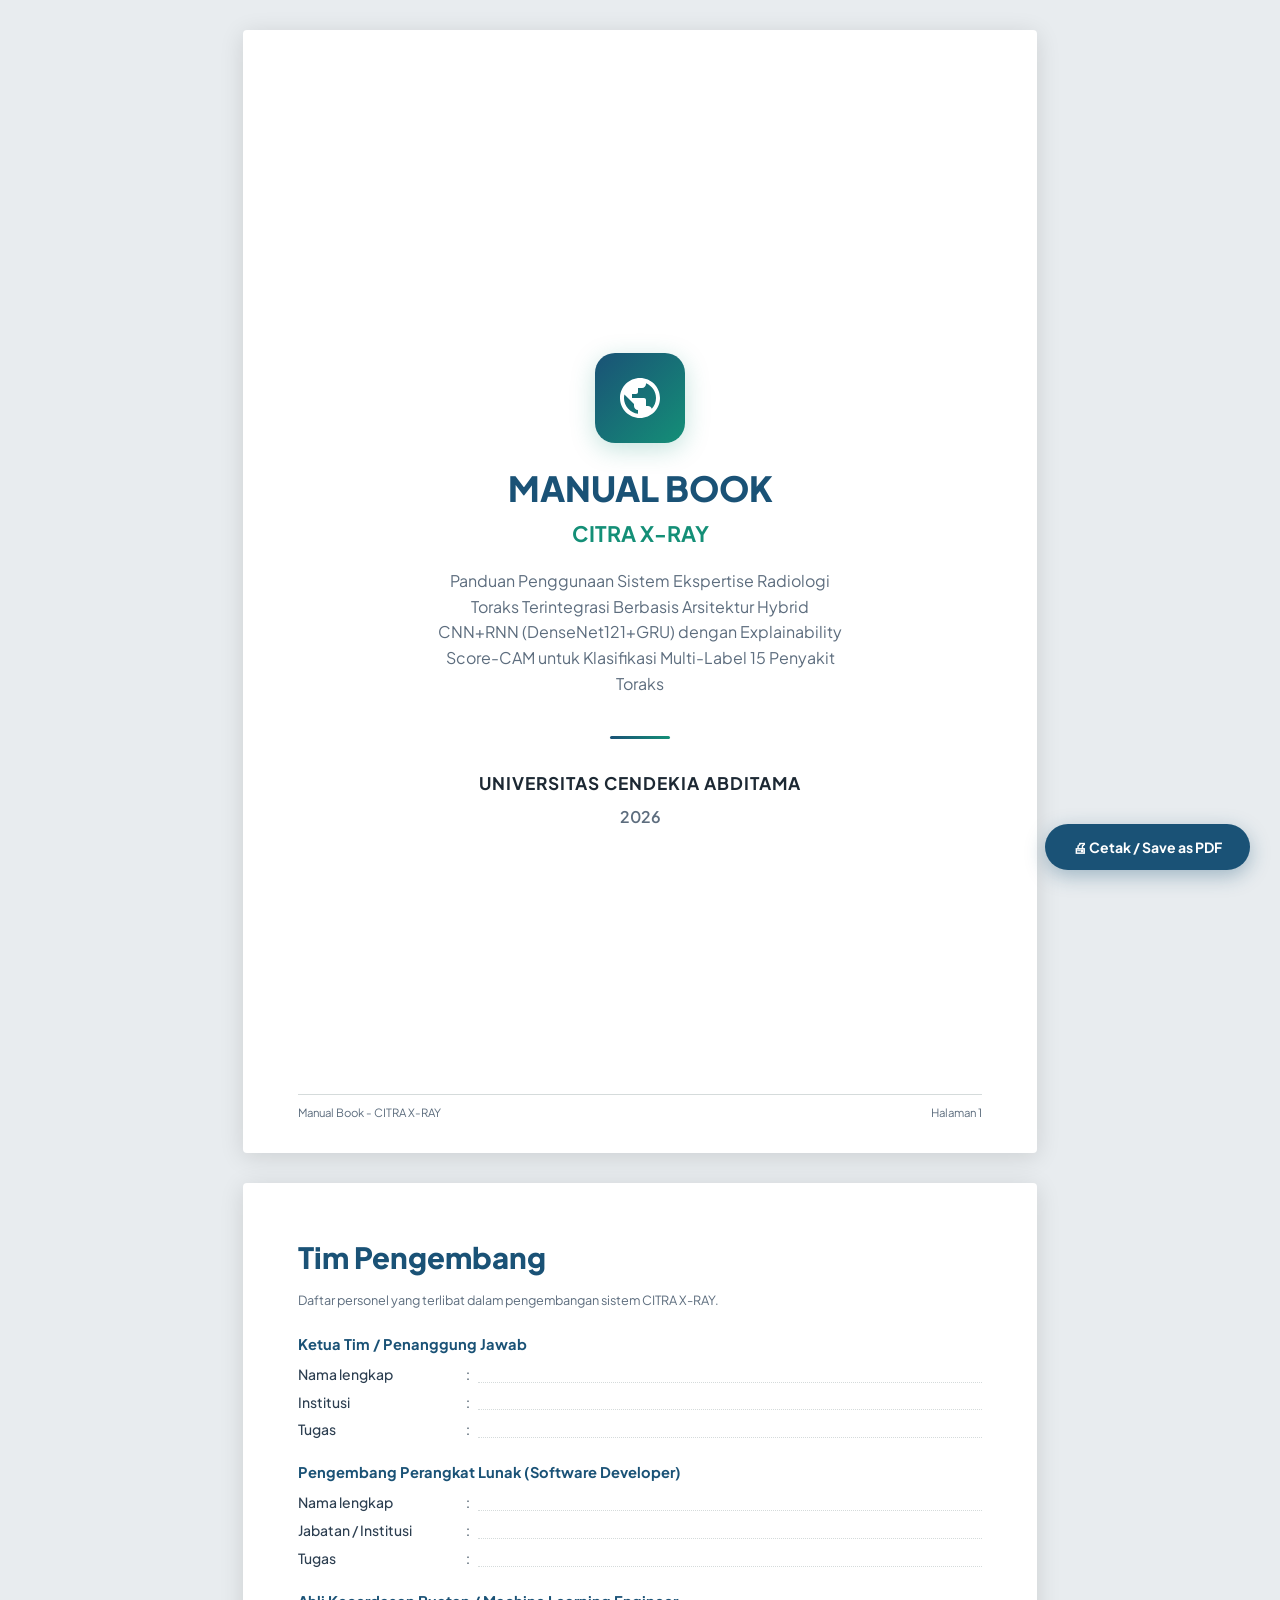
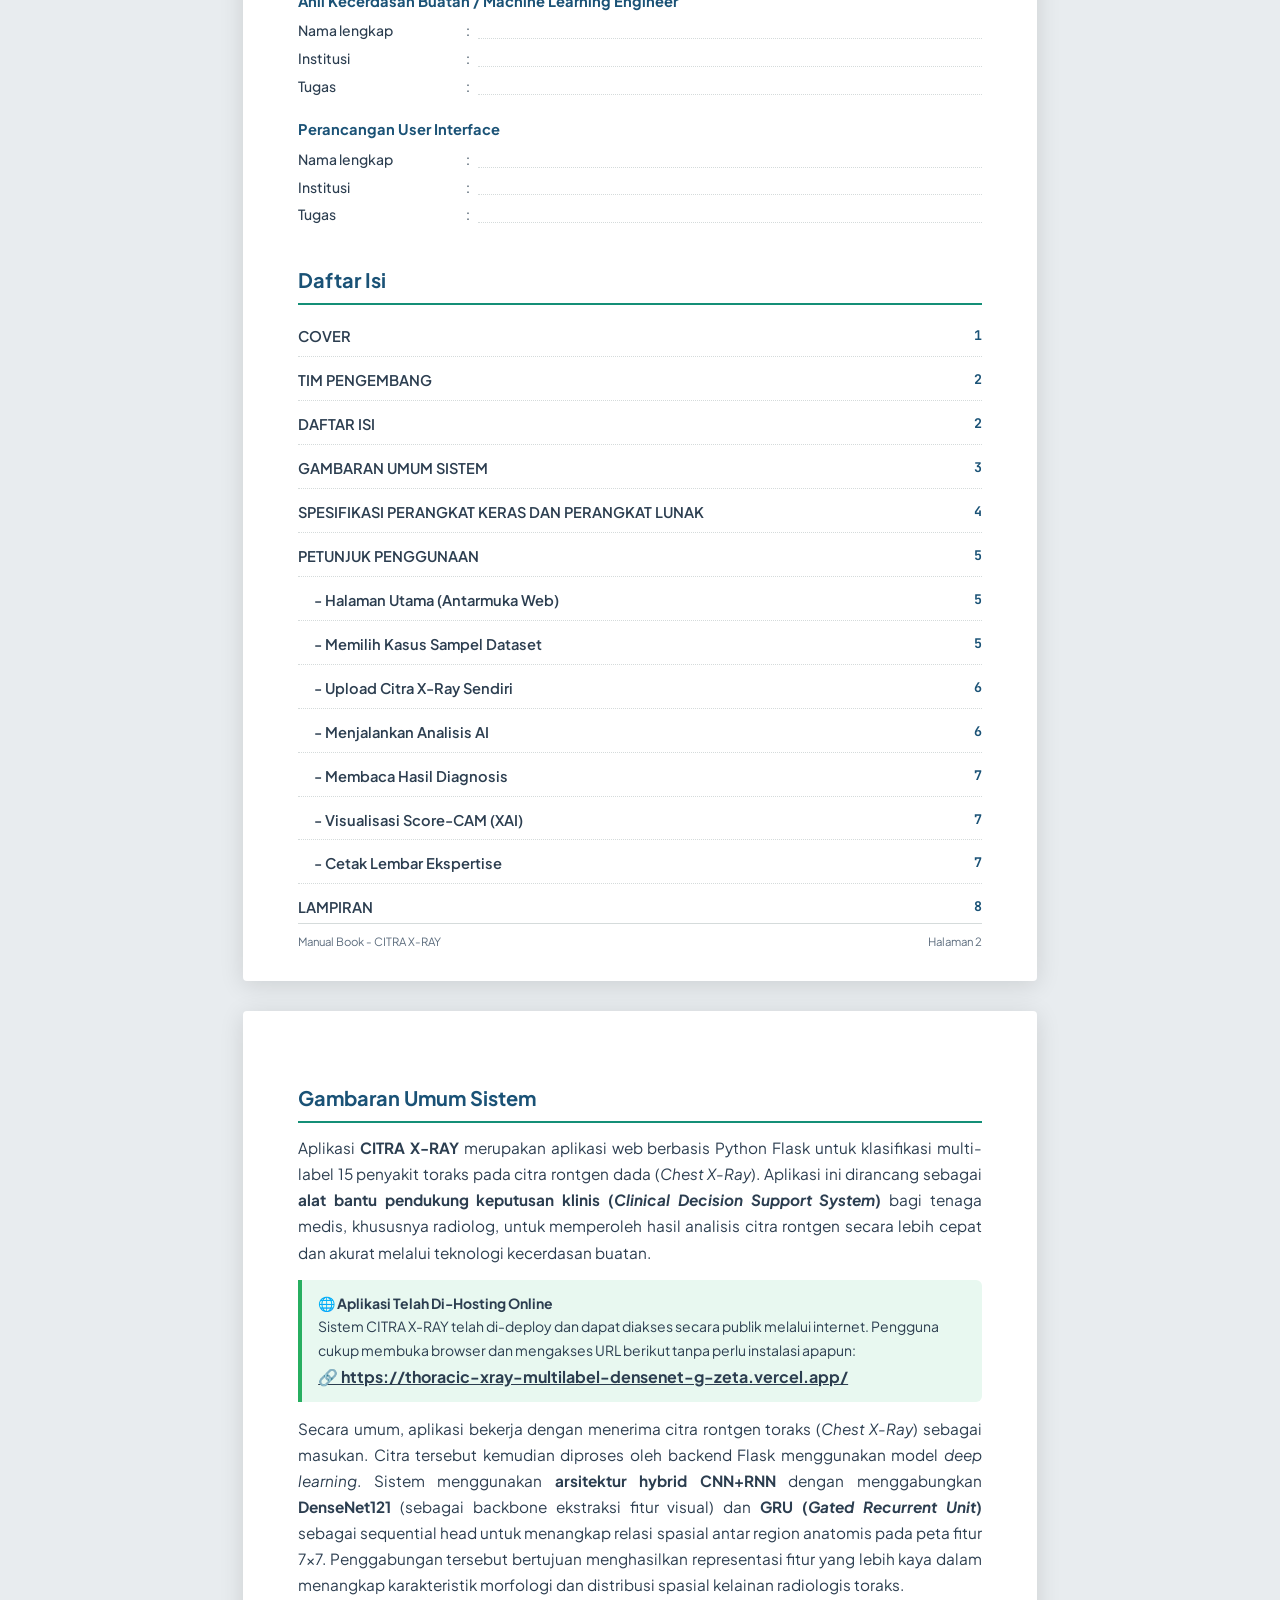
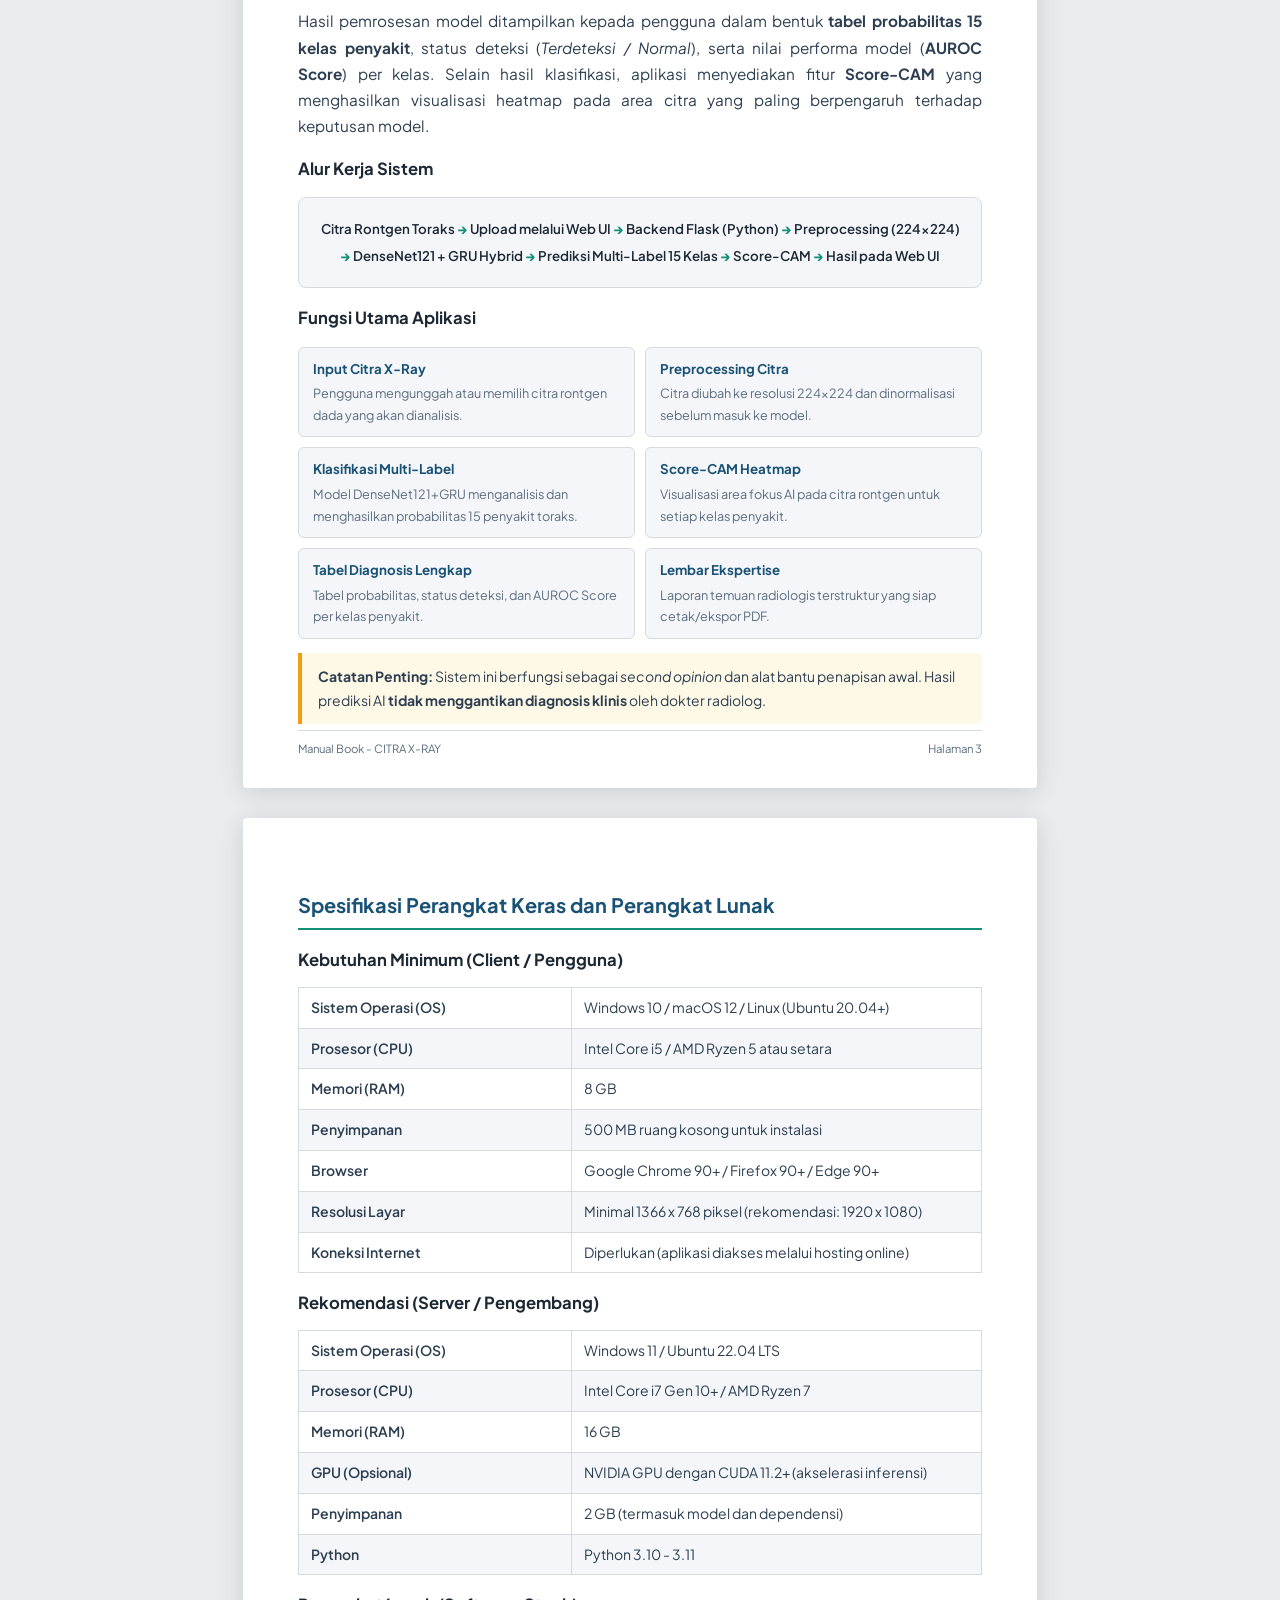
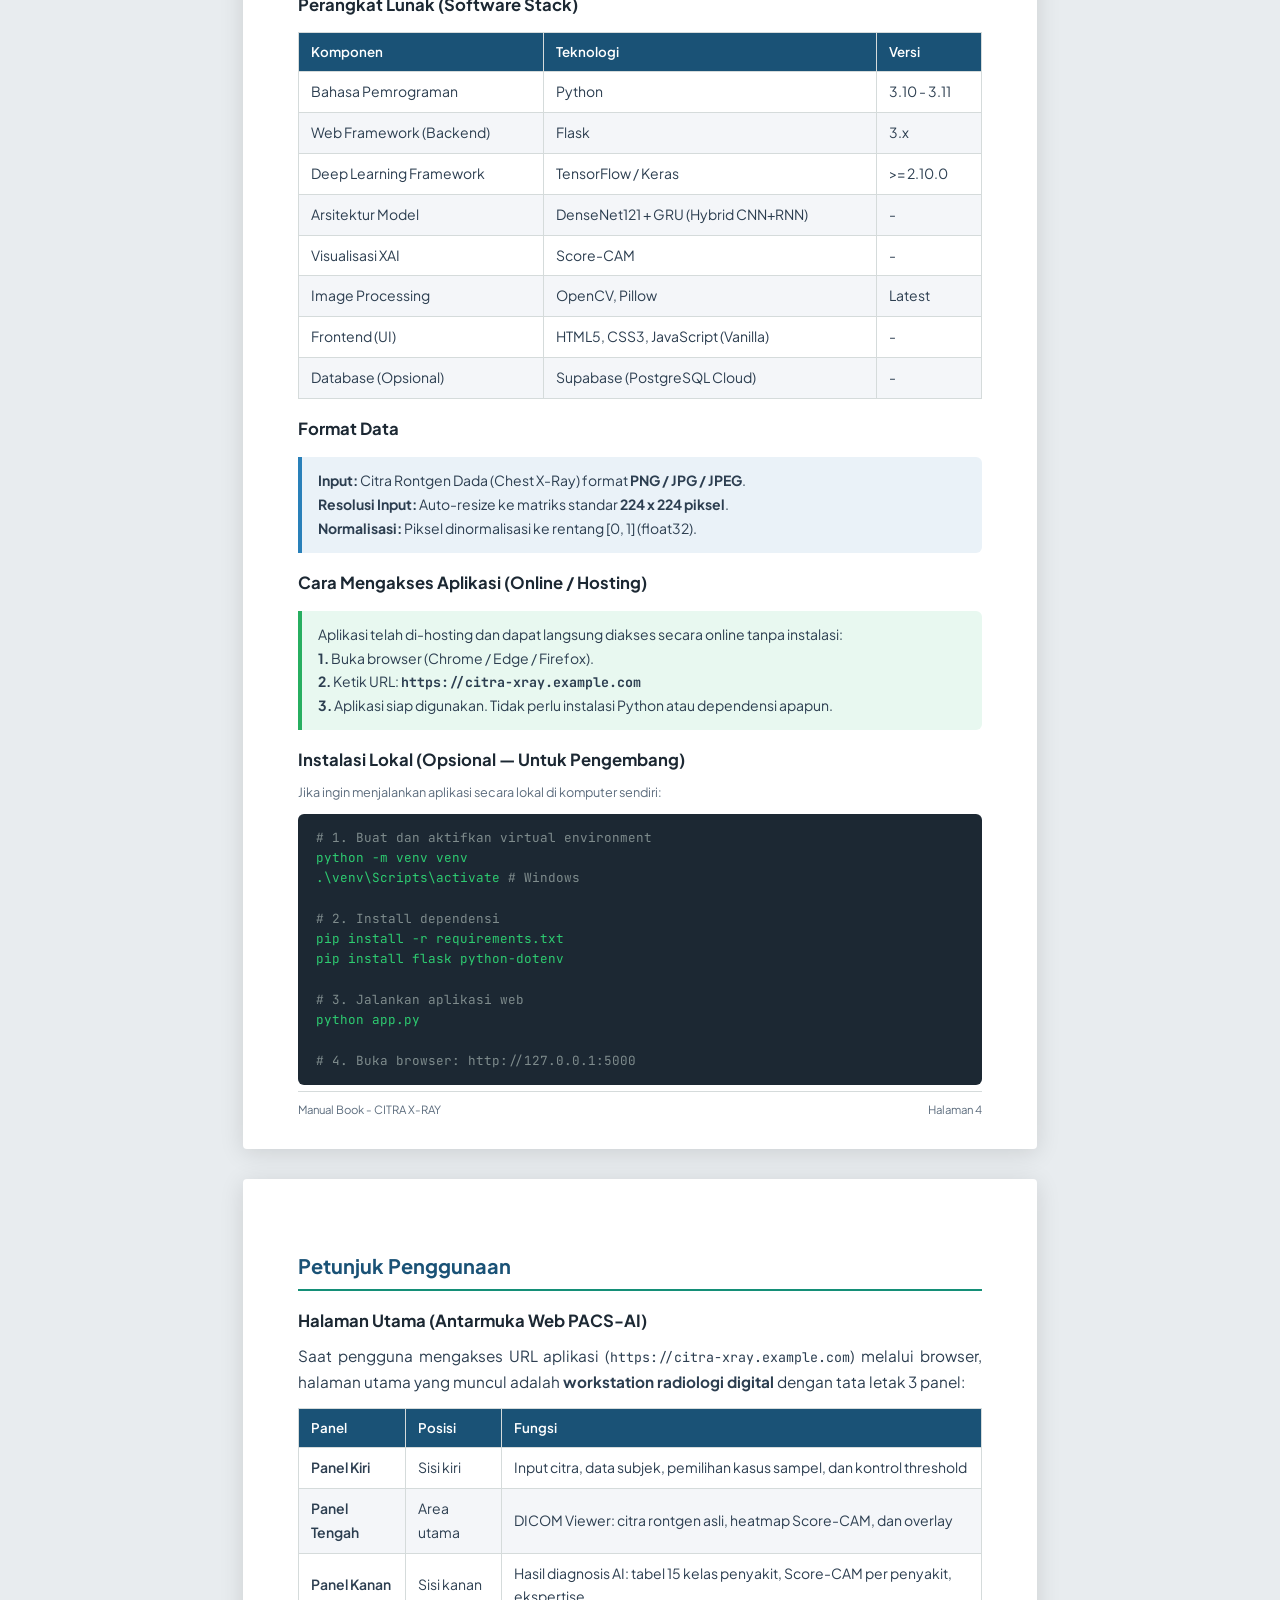
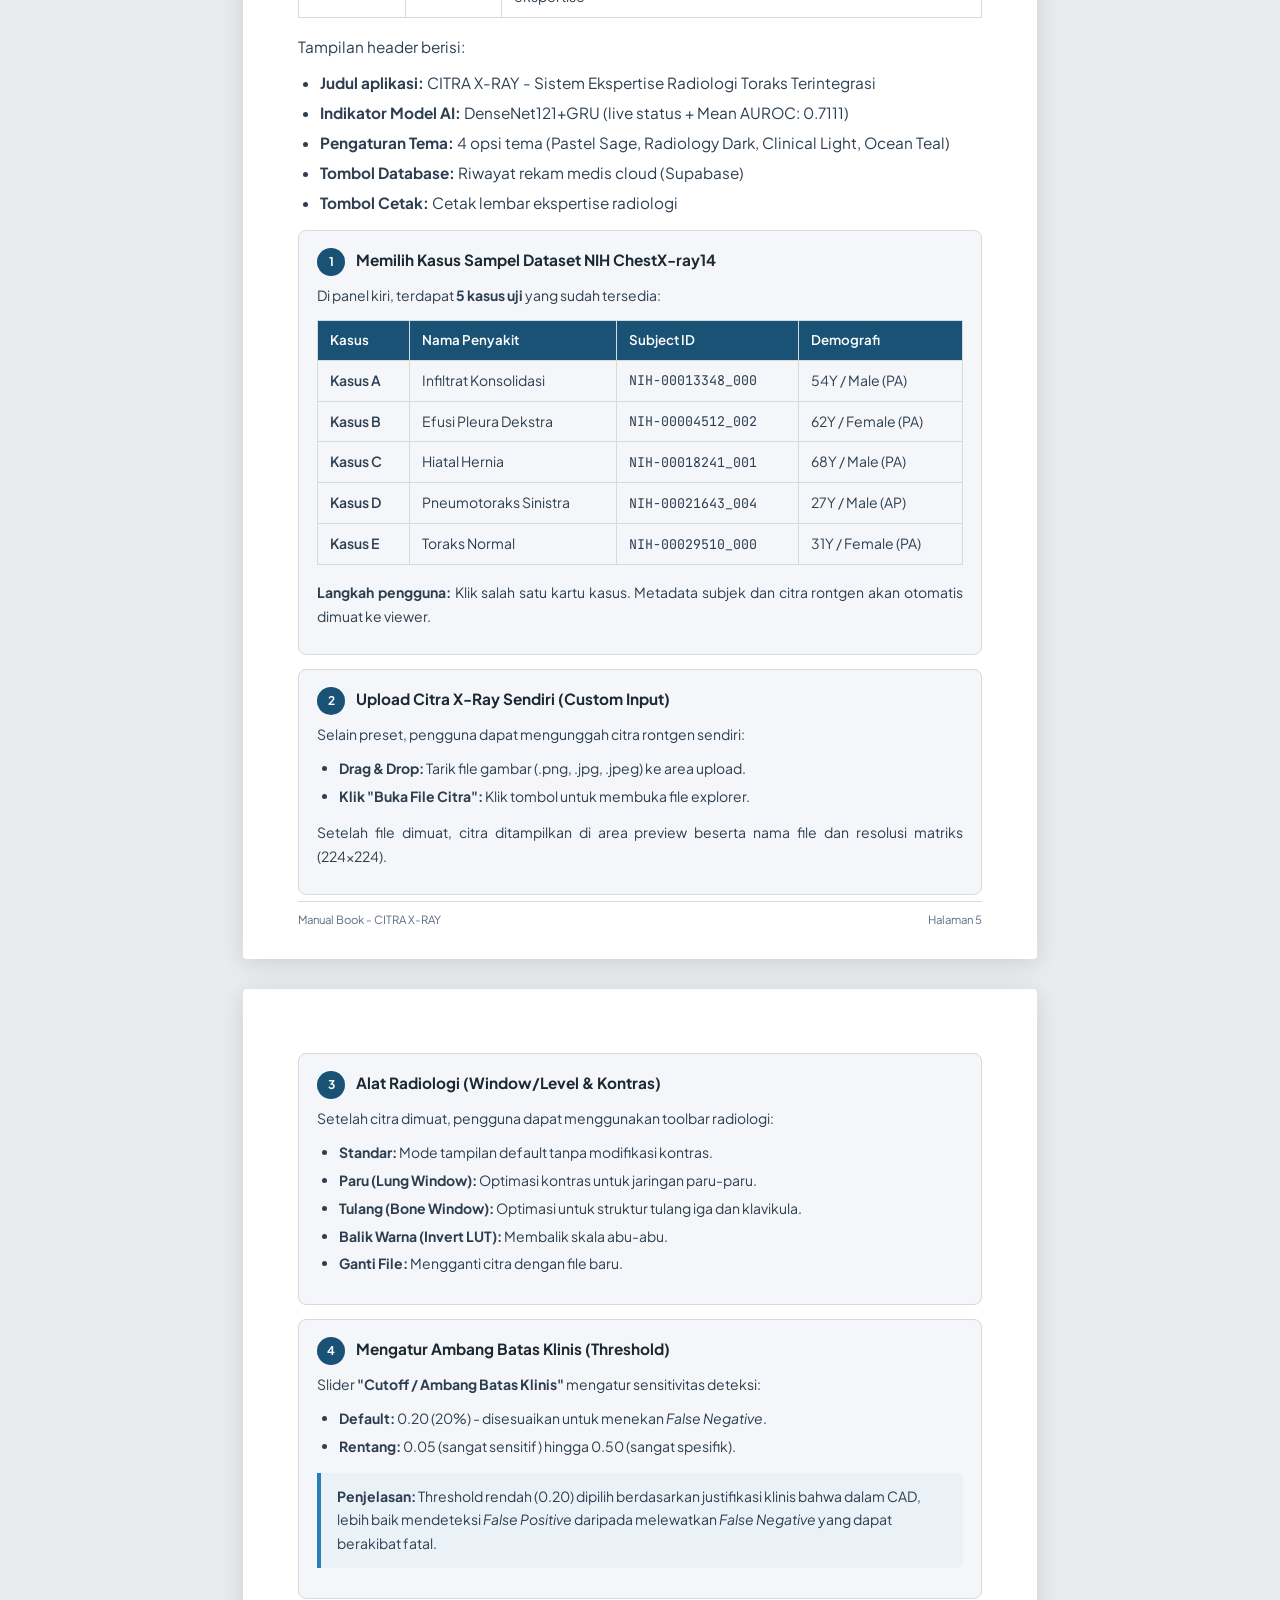
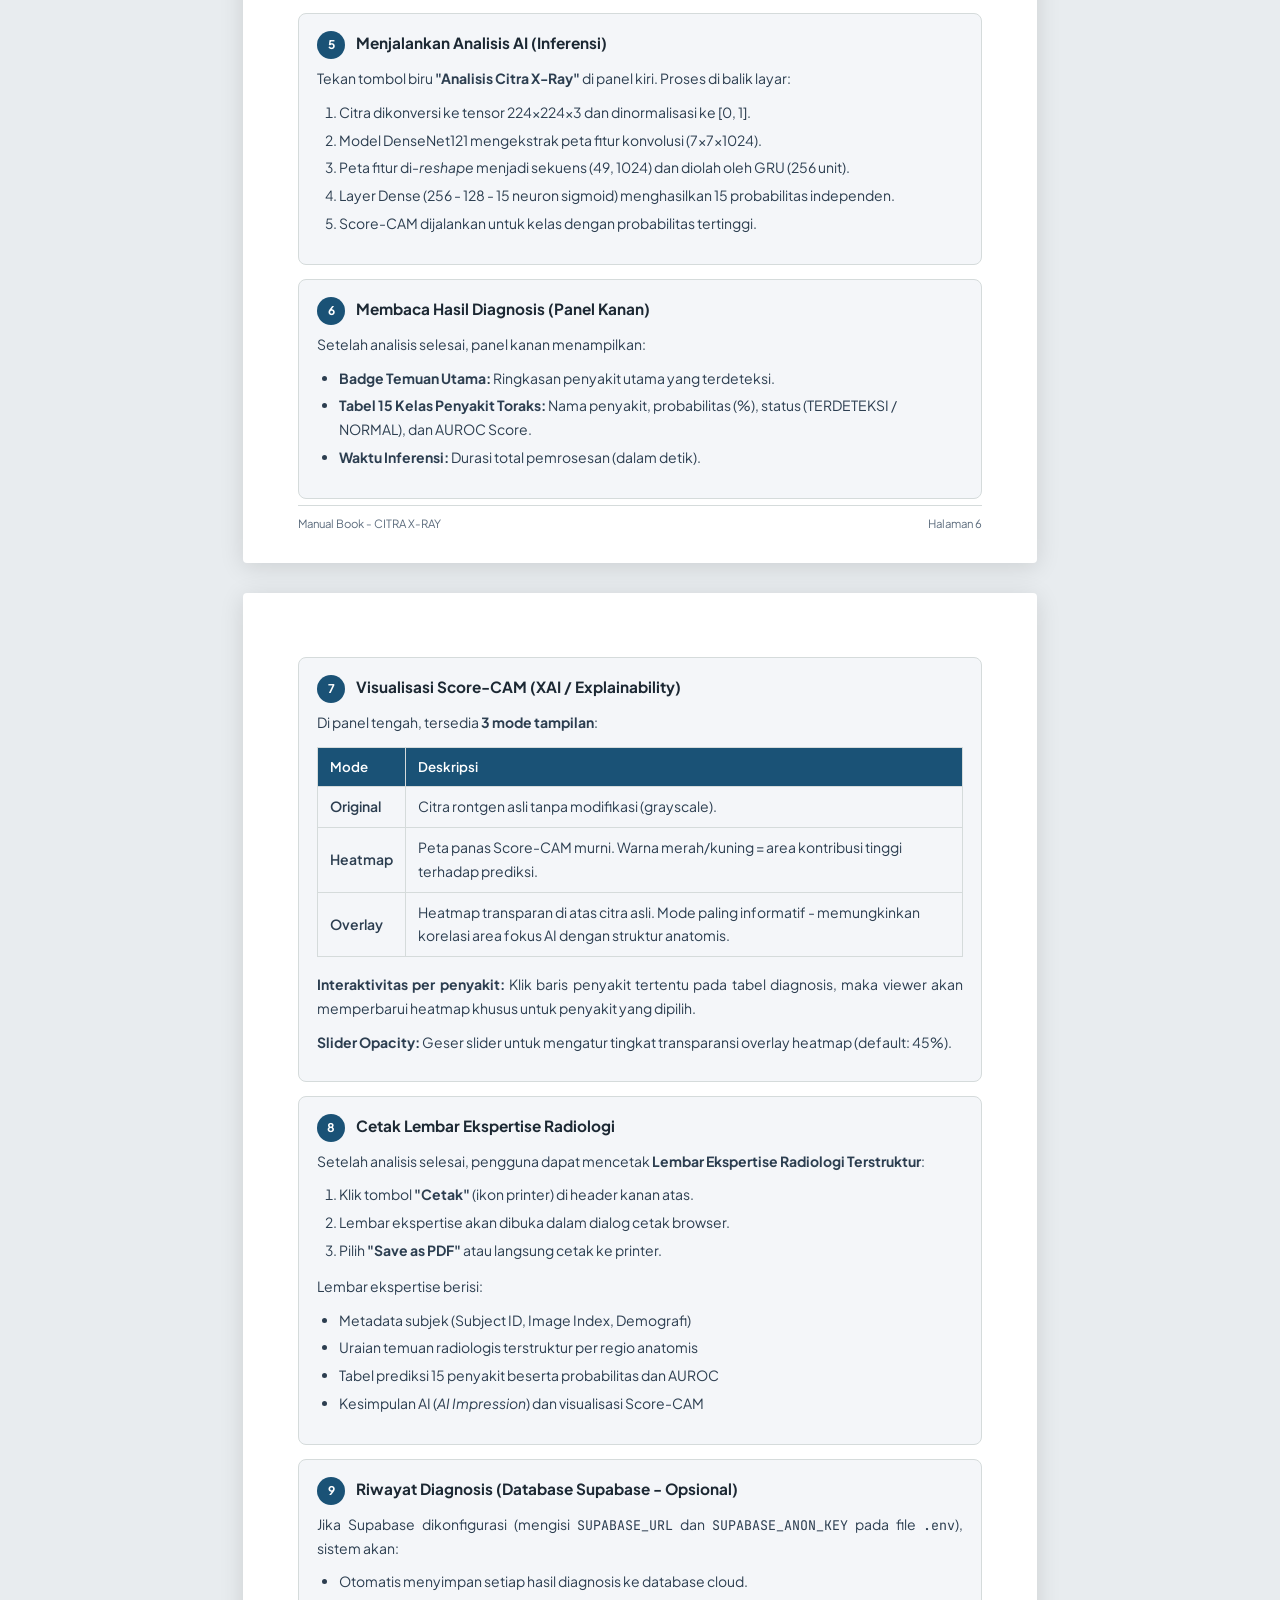
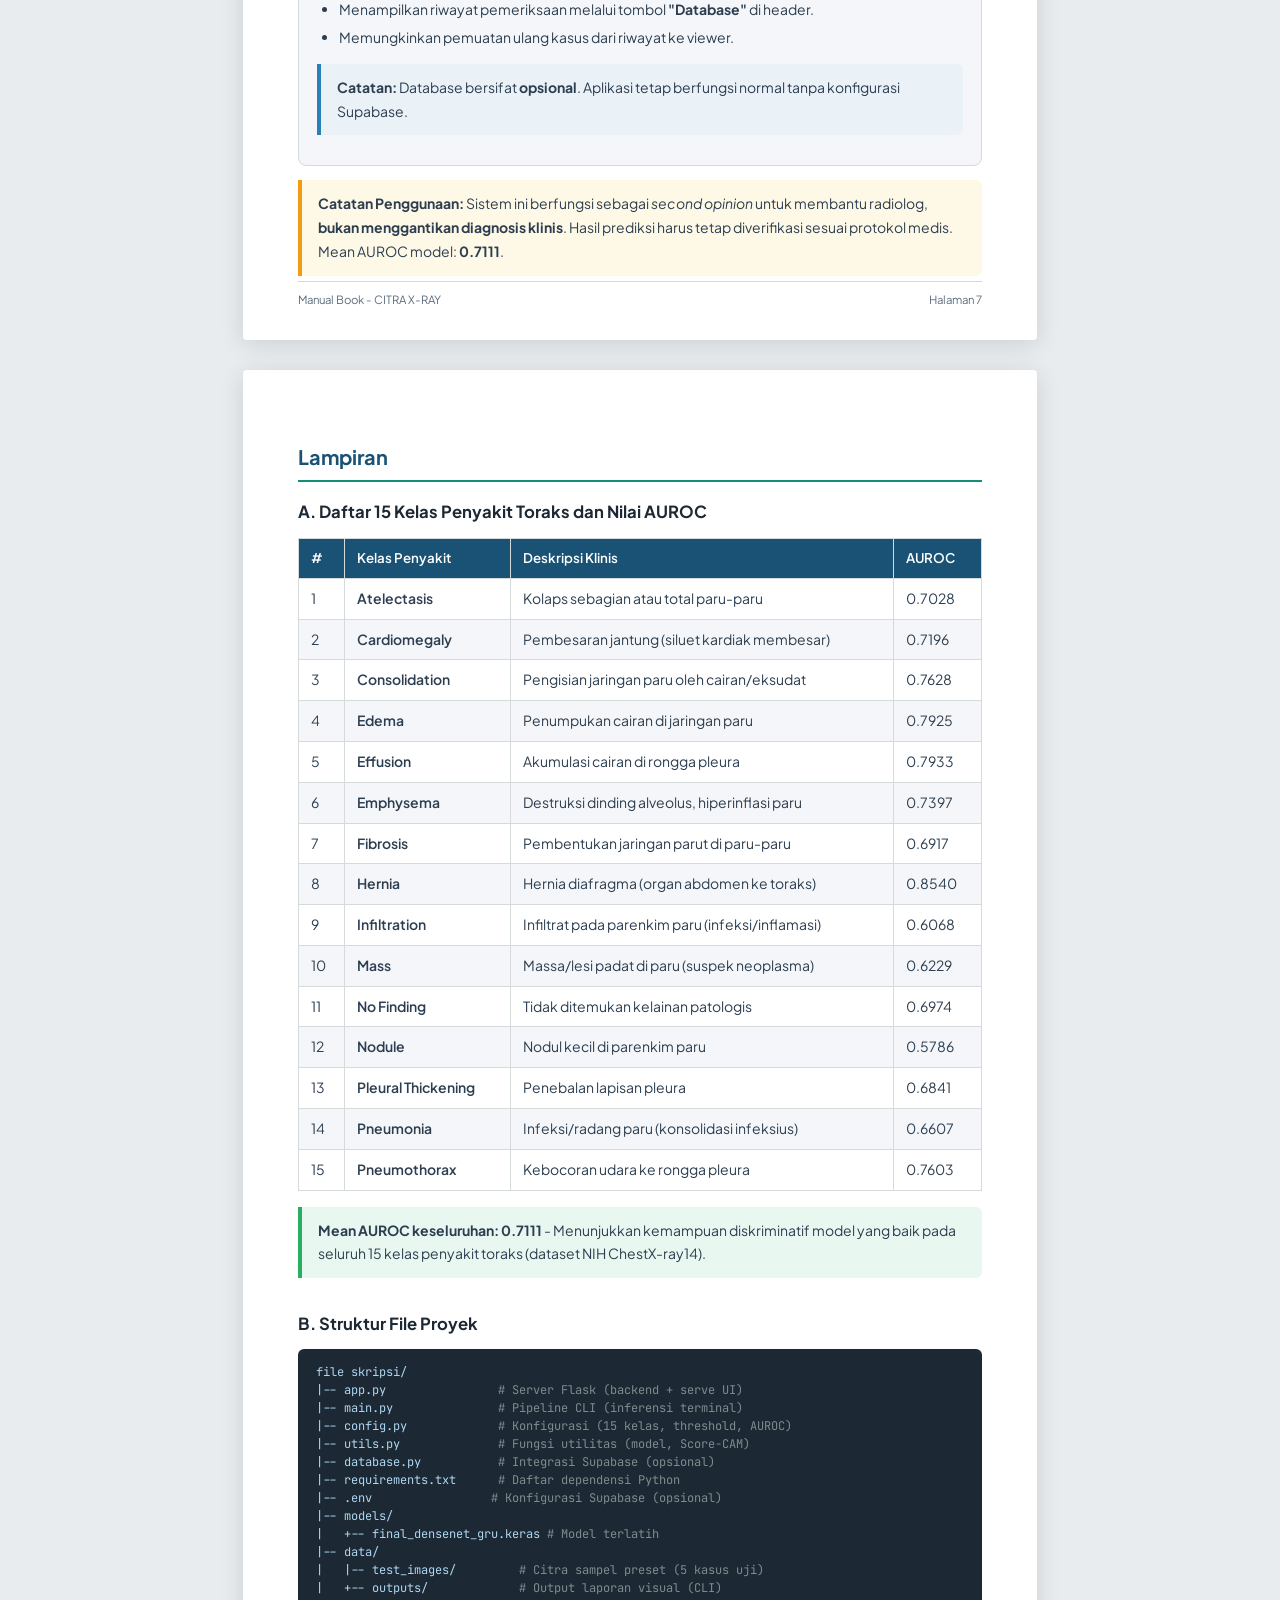
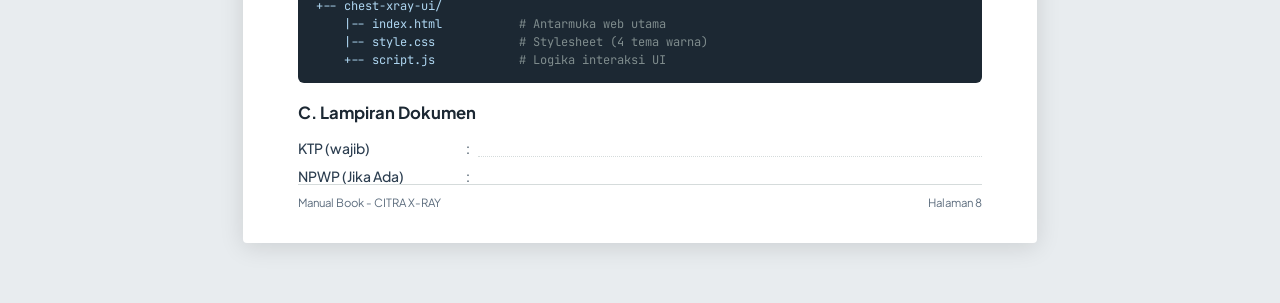
<file: manual_book.html>
<!DOCTYPE html>
<html lang="id">
<head>
    <meta charset="UTF-8">
    <meta name="viewport" content="width=device-width, initial-scale=1.0">
    <title>Manual Book — CITRA X-RAY | Sistem Ekspertise Radiologi Toraks</title>
    <style>
        @import url('https://fonts.googleapis.com/css2?family=Plus+Jakarta+Sans:wght@300;400;500;600;700;800&family=JetBrains+Mono:wght@400;500;600&display=swap');

        :root {
            --primary: #1a5276;
            --primary-light: #2980b9;
            --accent: #148f77;
            --accent-light: #1abc9c;
            --dark: #1c2833;
            --text: #2c3e50;
            --text-light: #5d6d7e;
            --bg: #ffffff;
            --bg-alt: #f4f6f9;
            --border: #d5dbdb;
            --success: #27ae60;
            --warning: #f39c12;
            --danger: #e74c3c;
        }

        * { margin: 0; padding: 0; box-sizing: border-box; }

        body {
            font-family: 'Plus Jakarta Sans', 'Segoe UI', sans-serif;
            color: var(--text);
            line-height: 1.7;
            font-size: 11.5pt;
            background: var(--bg);
        }

        @media print {
            body { font-size: 11pt; }
            .page { page-break-after: always; box-shadow: none; margin: 0; padding: 40px 50px; }
            .page:last-child { page-break-after: auto; }
            .no-print { display: none !important; }
            @page { size: A4; margin: 15mm 18mm; }
        }

        @media screen {
            body { background: #e8ecef; padding: 30px 0; }
            .page {
                max-width: 210mm; margin: 0 auto 30px; background: white;
                box-shadow: 0 4px 24px rgba(0,0,0,0.12); border-radius: 4px;
                padding: 50px 55px; min-height: 297mm; position: relative;
            }
        }

        .print-fab {
            position: fixed; bottom: 30px; right: 30px; background: var(--primary);
            color: white; border: none; padding: 14px 28px; border-radius: 50px;
            font-size: 14px; font-weight: 700; cursor: pointer;
            box-shadow: 0 6px 20px rgba(26,82,118,0.35); z-index: 1000;
            font-family: 'Plus Jakarta Sans', sans-serif; transition: all 0.2s;
        }
        .print-fab:hover { background: var(--primary-light); transform: translateY(-2px); }

        h1 { font-size: 22pt; font-weight: 800; color: var(--primary); margin-bottom: 8px; }
        h2 { font-size: 15pt; font-weight: 700; color: var(--primary); margin-bottom: 12px; margin-top: 20px; border-bottom: 2.5px solid var(--accent); padding-bottom: 6px; }
        h3 { font-size: 12.5pt; font-weight: 700; color: var(--dark); margin-bottom: 8px; margin-top: 16px; }
        p { margin-bottom: 10px; text-align: justify; }
        ul, ol { margin-left: 22px; margin-bottom: 12px; }
        li { margin-bottom: 4px; }

        .mono { font-family: 'JetBrains Mono', monospace; font-size: 10pt; }
        .text-center { text-align: center; }
        .text-small { font-size: 9.5pt; color: var(--text-light); }
        .text-primary { color: var(--primary); }
        .fw-600 { font-weight: 600; }
        .fw-700 { font-weight: 700; }
        .mt-4 { margin-top: 16px; }
        .mt-8 { margin-top: 32px; }

        .cover-page {
            display: flex; flex-direction: column; justify-content: center;
            align-items: center; text-align: center; min-height: calc(297mm - 100px);
        }
        .cover-logo-box {
            width: 90px; height: 90px; border-radius: 20px;
            background: linear-gradient(135deg, var(--primary), var(--accent));
            display: flex; align-items: center; justify-content: center;
            margin-bottom: 24px; box-shadow: 0 6px 24px rgba(20,143,119,0.25);
        }
        .cover-logo-box svg { width: 48px; height: 48px; fill: white; }
        .cover-title { font-size: 26pt; font-weight: 800; color: var(--primary); line-height: 1.25; margin-bottom: 6px; }
        .cover-app-name { font-size: 16pt; font-weight: 700; color: var(--accent); margin-bottom: 16px; }
        .cover-subtitle { font-size: 12pt; color: var(--text-light); max-width: 420px; line-height: 1.6; margin-bottom: 40px; }
        .cover-divider { width: 60px; height: 3px; background: linear-gradient(90deg, var(--primary), var(--accent)); border-radius: 3px; margin-bottom: 30px; }
        .cover-institution { font-size: 13pt; font-weight: 700; color: var(--dark); letter-spacing: 1px; }
        .cover-year { font-size: 12pt; font-weight: 600; color: var(--text-light); margin-top: 4px; }

        .team-role { font-size: 11pt; font-weight: 700; color: var(--primary); margin-top: 18px; margin-bottom: 6px; }
        .field-row { display: flex; gap: 8px; margin-bottom: 4px; font-size: 10.5pt; }
        .field-row .label { width: 160px; flex-shrink: 0; font-weight: 500; }
        .field-row .dots { flex: 1; border-bottom: 1px dotted var(--border); margin-bottom: 4px; }

        .toc-list { list-style: none; margin: 0; padding: 0; }
        .toc-list li { display: flex; justify-content: space-between; padding: 7px 0; border-bottom: 1px dotted var(--border); font-size: 11pt; }
        .toc-list li:last-child { border-bottom: none; }
        .toc-list .toc-title { font-weight: 600; }
        .toc-list .toc-page { font-weight: 700; color: var(--primary); font-family: 'JetBrains Mono', monospace; font-size: 10pt; }

        .info-box { background: #eaf2f8; border-left: 4px solid var(--primary-light); padding: 12px 16px; border-radius: 0 6px 6px 0; margin: 14px 0; font-size: 10.5pt; }
        .warning-box { background: #fef9e7; border-left: 4px solid var(--warning); padding: 12px 16px; border-radius: 0 6px 6px 0; margin: 14px 0; font-size: 10.5pt; }
        .success-box { background: #e8f8f0; border-left: 4px solid var(--success); padding: 12px 16px; border-radius: 0 6px 6px 0; margin: 14px 0; font-size: 10.5pt; }

        .spec-table { width: 100%; border-collapse: collapse; margin: 12px 0 16px; font-size: 10.5pt; }
        .spec-table th, .spec-table td { border: 1px solid var(--border); padding: 8px 12px; text-align: left; }
        .spec-table th { background: var(--primary); color: white; font-weight: 600; font-size: 10pt; }
        .spec-table tr:nth-child(even) { background: var(--bg-alt); }
        .spec-table .label-col { font-weight: 600; width: 40%; }

        .step-card { border: 1px solid var(--border); border-radius: 8px; padding: 16px 18px; margin: 14px 0; background: var(--bg-alt); }
        .step-card .step-number { display: inline-block; background: var(--primary); color: white; width: 28px; height: 28px; border-radius: 50%; text-align: center; line-height: 28px; font-size: 12px; font-weight: 700; margin-right: 8px; }
        .step-card .step-title { font-weight: 700; font-size: 11.5pt; color: var(--dark); }
        .step-card .step-body { margin-top: 8px; font-size: 10.5pt; }

        .code-block { background: #1c2833; color: #aed6f1; font-family: 'JetBrains Mono', monospace; font-size: 9.5pt; padding: 14px 18px; border-radius: 6px; margin: 10px 0 14px; overflow-x: auto; line-height: 1.6; }
        .code-block .comment { color: #7f8c8d; }
        .code-block .cmd { color: #2ecc71; }

        .feature-grid { display: grid; grid-template-columns: 1fr 1fr; gap: 10px; margin: 14px 0; }
        .feature-item { border: 1px solid var(--border); border-radius: 6px; padding: 10px 14px; background: var(--bg-alt); }
        .feature-item .feat-title { font-weight: 700; font-size: 10pt; color: var(--primary); margin-bottom: 3px; }
        .feature-item .feat-desc { font-size: 9.5pt; color: var(--text-light); }

        .page-footer { position: absolute; bottom: 30px; left: 55px; right: 55px; display: flex; justify-content: space-between; font-size: 8.5pt; color: var(--text-light); border-top: 1px solid var(--border); padding-top: 8px; }

        .flow-diagram { background: var(--bg-alt); border: 1px solid var(--border); border-radius: 8px; padding: 18px; margin: 14px 0; text-align: center; font-size: 10pt; font-weight: 600; color: var(--dark); line-height: 2; }
        .flow-arrow { color: var(--accent); font-weight: 800; }
    </style>
</head>
<body>

<button class="print-fab no-print" onclick="window.print()">&#128424; Cetak / Save as PDF</button>

<!-- PAGE 1: COVER -->
<div class="page">
    <div class="cover-page">
        <div class="cover-logo-box">
            <svg viewBox="0 0 24 24" xmlns="http://www.w3.org/2000/svg"><path d="M12 2C6.48 2 2 6.48 2 12s4.48 10 10 10 10-4.48 10-10S17.52 2 12 2zm-1 17.93c-3.94-.49-7-3.85-7-7.93 0-.62.08-1.21.21-1.79L9 15v1c0 1.1.9 2 2 2v1.93zm6.9-2.54c-.26-.81-1-1.39-1.9-1.39h-1v-3c0-.55-.45-1-1-1H8v-2h2c.55 0 1-.45 1-1V7h2c1.1 0 2-.9 2-2v-.41c2.93 1.19 5 4.06 5 7.41 0 2.08-.8 3.97-2.1 5.39z"/></svg>
        </div>
        <div class="cover-title">MANUAL BOOK</div>
        <div class="cover-app-name">CITRA X-RAY</div>
        <div class="cover-subtitle">
            Panduan Penggunaan Sistem Ekspertise Radiologi Toraks Terintegrasi
            Berbasis Arsitektur Hybrid CNN+RNN (DenseNet121+GRU) dengan
            Explainability Score-CAM untuk Klasifikasi Multi-Label
            15 Penyakit Toraks
        </div>
        <div class="cover-divider"></div>
        <div class="cover-institution">UNIVERSITAS CENDEKIA ABDITAMA</div>
        <div class="cover-year">2026</div>
    </div>
    <div class="page-footer"><span>Manual Book - CITRA X-RAY</span><span>Halaman 1</span></div>
</div>

<!-- PAGE 2: TIM PENGEMBANG + DAFTAR ISI -->
<div class="page">
    <h1 class="text-primary">Tim Pengembang</h1>
    <p class="text-small" style="margin-bottom: 20px;">Daftar personel yang terlibat dalam pengembangan sistem CITRA X-RAY.</p>

    <div class="team-role">Ketua Tim / Penanggung Jawab</div>
    <div class="field-row"><span class="label">Nama lengkap</span>: <span class="dots"></span></div>
    <div class="field-row"><span class="label">Institusi</span>: <span class="dots"></span></div>
    <div class="field-row"><span class="label">Tugas</span>: <span class="dots"></span></div>

    <div class="team-role">Pengembang Perangkat Lunak (Software Developer)</div>
    <div class="field-row"><span class="label">Nama lengkap</span>: <span class="dots"></span></div>
    <div class="field-row"><span class="label">Jabatan / Institusi</span>: <span class="dots"></span></div>
    <div class="field-row"><span class="label">Tugas</span>: <span class="dots"></span></div>

    <div class="team-role">Ahli Kecerdasan Buatan / Machine Learning Engineer</div>
    <div class="field-row"><span class="label">Nama lengkap</span>: <span class="dots"></span></div>
    <div class="field-row"><span class="label">Institusi</span>: <span class="dots"></span></div>
    <div class="field-row"><span class="label">Tugas</span>: <span class="dots"></span></div>

    <div class="team-role">Perancangan User Interface</div>
    <div class="field-row"><span class="label">Nama lengkap</span>: <span class="dots"></span></div>
    <div class="field-row"><span class="label">Institusi</span>: <span class="dots"></span></div>
    <div class="field-row"><span class="label">Tugas</span>: <span class="dots"></span></div>

    <h2 style="margin-top: 36px;">Daftar Isi</h2>
    <ul class="toc-list">
        <li><span class="toc-title">COVER</span> <span class="toc-page">1</span></li>
        <li><span class="toc-title">TIM PENGEMBANG</span> <span class="toc-page">2</span></li>
        <li><span class="toc-title">DAFTAR ISI</span> <span class="toc-page">2</span></li>
        <li><span class="toc-title">GAMBARAN UMUM SISTEM</span> <span class="toc-page">3</span></li>
        <li><span class="toc-title">SPESIFIKASI PERANGKAT KERAS DAN PERANGKAT LUNAK</span> <span class="toc-page">4</span></li>
        <li><span class="toc-title">PETUNJUK PENGGUNAAN</span> <span class="toc-page">5</span></li>
        <li><span class="toc-title" style="padding-left:16px;">- Halaman Utama (Antarmuka Web)</span> <span class="toc-page">5</span></li>
        <li><span class="toc-title" style="padding-left:16px;">- Memilih Kasus Sampel Dataset</span> <span class="toc-page">5</span></li>
        <li><span class="toc-title" style="padding-left:16px;">- Upload Citra X-Ray Sendiri</span> <span class="toc-page">6</span></li>
        <li><span class="toc-title" style="padding-left:16px;">- Menjalankan Analisis AI</span> <span class="toc-page">6</span></li>
        <li><span class="toc-title" style="padding-left:16px;">- Membaca Hasil Diagnosis</span> <span class="toc-page">7</span></li>
        <li><span class="toc-title" style="padding-left:16px;">- Visualisasi Score-CAM (XAI)</span> <span class="toc-page">7</span></li>
        <li><span class="toc-title" style="padding-left:16px;">- Cetak Lembar Ekspertise</span> <span class="toc-page">7</span></li>
        <li><span class="toc-title">LAMPIRAN</span> <span class="toc-page">8</span></li>
    </ul>
    <div class="page-footer"><span>Manual Book - CITRA X-RAY</span><span>Halaman 2</span></div>
</div>

<!-- PAGE 3: GAMBARAN UMUM SISTEM -->
<div class="page">
    <h2>Gambaran Umum Sistem</h2>
    <p>
        Aplikasi <strong>CITRA X-RAY</strong> merupakan aplikasi web berbasis Python Flask untuk
        klasifikasi multi-label 15 penyakit toraks pada citra rontgen dada (<em>Chest X-Ray</em>).
        Aplikasi ini dirancang sebagai <strong>alat bantu pendukung keputusan klinis (<em>Clinical Decision Support System</em>)</strong>
        bagi tenaga medis, khususnya radiolog, untuk memperoleh hasil analisis citra rontgen secara lebih cepat
        dan akurat melalui teknologi kecerdasan buatan.
    </p>

    <div class="success-box">
        <strong>&#127760; Aplikasi Telah Di-Hosting Online</strong><br>
        Sistem CITRA X-RAY telah di-deploy dan dapat diakses secara publik melalui internet.
        Pengguna cukup membuka browser dan mengakses URL berikut tanpa perlu instalasi apapun:<br>
        <strong style="font-size: 12pt;"><a href="https://thoracic-xray-multilabel-densenet-g-zeta.vercel.app/" target="_blank" style="color: inherit;">&#128279; https://thoracic-xray-multilabel-densenet-g-zeta.vercel.app/</a></strong><br>
    </div>
    <p>
        Secara umum, aplikasi bekerja dengan menerima citra rontgen toraks (<em>Chest X-Ray</em>) sebagai masukan.
        Citra tersebut kemudian diproses oleh backend Flask menggunakan model <em>deep learning</em>.
        Sistem menggunakan <strong>arsitektur hybrid CNN+RNN</strong> dengan menggabungkan
        <strong>DenseNet121</strong> (sebagai backbone ekstraksi fitur visual) dan <strong>GRU (<em>Gated Recurrent Unit</em>)</strong>
        sebagai sequential head untuk menangkap relasi spasial antar region anatomis pada peta fitur 7x7.
        Penggabungan tersebut bertujuan menghasilkan representasi fitur yang lebih kaya dalam
        menangkap karakteristik morfologi dan distribusi spasial kelainan radiologis toraks.
    </p>
    <p>
        Hasil pemrosesan model ditampilkan kepada pengguna dalam bentuk <strong>tabel probabilitas 15 kelas penyakit</strong>,
        status deteksi (<em>Terdeteksi / Normal</em>), serta nilai performa model (<strong>AUROC Score</strong>) per kelas.
        Selain hasil klasifikasi, aplikasi menyediakan fitur <strong>Score-CAM</strong> yang menghasilkan
        visualisasi heatmap pada area citra yang paling berpengaruh terhadap keputusan model.
    </p>

    <h3>Alur Kerja Sistem</h3>
    <div class="flow-diagram">
        Citra Rontgen Toraks
        <span class="flow-arrow"> &#8594; </span> Upload melalui Web UI
        <span class="flow-arrow"> &#8594; </span> Backend Flask (Python)
        <span class="flow-arrow"> &#8594; </span> Preprocessing (224x224)
        <br>
        <span class="flow-arrow"> &#8594; </span> DenseNet121 + GRU Hybrid
        <span class="flow-arrow"> &#8594; </span> Prediksi Multi-Label 15 Kelas
        <span class="flow-arrow"> &#8594; </span> Score-CAM
        <span class="flow-arrow"> &#8594; </span> Hasil pada Web UI
    </div>

    <h3>Fungsi Utama Aplikasi</h3>
    <div class="feature-grid">
        <div class="feature-item"><div class="feat-title">Input Citra X-Ray</div><div class="feat-desc">Pengguna mengunggah atau memilih citra rontgen dada yang akan dianalisis.</div></div>
        <div class="feature-item"><div class="feat-title">Preprocessing Citra</div><div class="feat-desc">Citra diubah ke resolusi 224x224 dan dinormalisasi sebelum masuk ke model.</div></div>
        <div class="feature-item"><div class="feat-title">Klasifikasi Multi-Label</div><div class="feat-desc">Model DenseNet121+GRU menganalisis dan menghasilkan probabilitas 15 penyakit toraks.</div></div>
        <div class="feature-item"><div class="feat-title">Score-CAM Heatmap</div><div class="feat-desc">Visualisasi area fokus AI pada citra rontgen untuk setiap kelas penyakit.</div></div>
        <div class="feature-item"><div class="feat-title">Tabel Diagnosis Lengkap</div><div class="feat-desc">Tabel probabilitas, status deteksi, dan AUROC Score per kelas penyakit.</div></div>
        <div class="feature-item"><div class="feat-title">Lembar Ekspertise</div><div class="feat-desc">Laporan temuan radiologis terstruktur yang siap cetak/ekspor PDF.</div></div>
    </div>

    <div class="warning-box">
        <strong>Catatan Penting:</strong> Sistem ini berfungsi sebagai <em>second opinion</em> dan alat bantu penapisan awal.
        Hasil prediksi AI <strong>tidak menggantikan diagnosis klinis</strong> oleh dokter radiolog.
    </div>
    <div class="page-footer"><span>Manual Book - CITRA X-RAY</span><span>Halaman 3</span></div>
</div>

<!-- PAGE 4: SPESIFIKASI PERANGKAT -->
<div class="page">
    <h2>Spesifikasi Perangkat Keras dan Perangkat Lunak</h2>

    <h3>Kebutuhan Minimum (Client / Pengguna)</h3>
    <table class="spec-table">
        <tr><td class="label-col">Sistem Operasi (OS)</td><td>Windows 10 / macOS 12 / Linux (Ubuntu 20.04+)</td></tr>
        <tr><td class="label-col">Prosesor (CPU)</td><td>Intel Core i5 / AMD Ryzen 5 atau setara</td></tr>
        <tr><td class="label-col">Memori (RAM)</td><td>8 GB</td></tr>
        <tr><td class="label-col">Penyimpanan</td><td>500 MB ruang kosong untuk instalasi</td></tr>
        <tr><td class="label-col">Browser</td><td>Google Chrome 90+ / Firefox 90+ / Edge 90+</td></tr>
        <tr><td class="label-col">Resolusi Layar</td><td>Minimal 1366 x 768 piksel (rekomendasi: 1920 x 1080)</td></tr>
        <tr><td class="label-col">Koneksi Internet</td><td>Diperlukan (aplikasi diakses melalui hosting online)</td></tr>
    </table>

    <h3>Rekomendasi (Server / Pengembang)</h3>
    <table class="spec-table">
        <tr><td class="label-col">Sistem Operasi (OS)</td><td>Windows 11 / Ubuntu 22.04 LTS</td></tr>
        <tr><td class="label-col">Prosesor (CPU)</td><td>Intel Core i7 Gen 10+ / AMD Ryzen 7</td></tr>
        <tr><td class="label-col">Memori (RAM)</td><td>16 GB</td></tr>
        <tr><td class="label-col">GPU (Opsional)</td><td>NVIDIA GPU dengan CUDA 11.2+ (akselerasi inferensi)</td></tr>
        <tr><td class="label-col">Penyimpanan</td><td>2 GB (termasuk model dan dependensi)</td></tr>
        <tr><td class="label-col">Python</td><td>Python 3.10 - 3.11</td></tr>
    </table>

    <h3>Perangkat Lunak (Software Stack)</h3>
    <table class="spec-table">
        <thead><tr><th>Komponen</th><th>Teknologi</th><th>Versi</th></tr></thead>
        <tbody>
            <tr><td>Bahasa Pemrograman</td><td>Python</td><td>3.10 - 3.11</td></tr>
            <tr><td>Web Framework (Backend)</td><td>Flask</td><td>3.x</td></tr>
            <tr><td>Deep Learning Framework</td><td>TensorFlow / Keras</td><td>&gt;= 2.10.0</td></tr>
            <tr><td>Arsitektur Model</td><td>DenseNet121 + GRU (Hybrid CNN+RNN)</td><td>-</td></tr>
            <tr><td>Visualisasi XAI</td><td>Score-CAM</td><td>-</td></tr>
            <tr><td>Image Processing</td><td>OpenCV, Pillow</td><td>Latest</td></tr>
            <tr><td>Frontend (UI)</td><td>HTML5, CSS3, JavaScript (Vanilla)</td><td>-</td></tr>
            <tr><td>Database (Opsional)</td><td>Supabase (PostgreSQL Cloud)</td><td>-</td></tr>
        </tbody>
    </table>

    <h3>Format Data</h3>
    <div class="info-box">
        <strong>Input:</strong> Citra Rontgen Dada (Chest X-Ray) format <strong>PNG / JPG / JPEG</strong>.<br>
        <strong>Resolusi Input:</strong> Auto-resize ke matriks standar <strong>224 x 224 piksel</strong>.<br>
        <strong>Normalisasi:</strong> Piksel dinormalisasi ke rentang [0, 1] (float32).
    </div>

    <h3>Cara Mengakses Aplikasi (Online / Hosting)</h3>
    <div class="success-box">
        Aplikasi telah di-hosting dan dapat langsung diakses secara online tanpa instalasi:<br>
        <strong>1.</strong> Buka browser (Chrome / Edge / Firefox).<br>
        <strong>2.</strong> Ketik URL: <strong class="mono">https://citra-xray.example.com</strong><br>
        <strong>3.</strong> Aplikasi siap digunakan. Tidak perlu instalasi Python atau dependensi apapun.
    </div>

    <h3>Instalasi Lokal (Opsional — Untuk Pengembang)</h3>
    <p class="text-small">Jika ingin menjalankan aplikasi secara lokal di komputer sendiri:</p>
    <div class="code-block">
        <span class="comment"># 1. Buat dan aktifkan virtual environment</span><br>
        <span class="cmd">python -m venv venv</span><br>
        <span class="cmd">.\venv\Scripts\activate</span> <span class="comment"># Windows</span><br><br>
        <span class="comment"># 2. Install dependensi</span><br>
        <span class="cmd">pip install -r requirements.txt</span><br>
        <span class="cmd">pip install flask python-dotenv</span><br><br>
        <span class="comment"># 3. Jalankan aplikasi web</span><br>
        <span class="cmd">python app.py</span><br><br>
        <span class="comment"># 4. Buka browser: http://127.0.0.1:5000</span>
    </div>
    <div class="page-footer"><span>Manual Book - CITRA X-RAY</span><span>Halaman 4</span></div>
</div>

<!-- PAGE 5: PETUNJUK PENGGUNAAN (1) -->
<div class="page">
    <h2>Petunjuk Penggunaan</h2>

    <h3>Halaman Utama (Antarmuka Web PACS-AI)</h3>
    <p>Saat pengguna mengakses URL aplikasi (<span class="mono">https://citra-xray.example.com</span>) melalui browser,
        halaman utama yang muncul adalah <strong>workstation radiologi digital</strong> dengan tata letak 3 panel:</p>

    <table class="spec-table">
        <thead><tr><th>Panel</th><th>Posisi</th><th>Fungsi</th></tr></thead>
        <tbody>
            <tr><td class="fw-600">Panel Kiri</td><td>Sisi kiri</td><td>Input citra, data subjek, pemilihan kasus sampel, dan kontrol threshold</td></tr>
            <tr><td class="fw-600">Panel Tengah</td><td>Area utama</td><td>DICOM Viewer: citra rontgen asli, heatmap Score-CAM, dan overlay</td></tr>
            <tr><td class="fw-600">Panel Kanan</td><td>Sisi kanan</td><td>Hasil diagnosis AI: tabel 15 kelas penyakit, Score-CAM per penyakit, ekspertise</td></tr>
        </tbody>
    </table>

    <p>Tampilan header berisi:</p>
    <ul>
        <li><strong>Judul aplikasi:</strong> CITRA X-RAY - Sistem Ekspertise Radiologi Toraks Terintegrasi</li>
        <li><strong>Indikator Model AI:</strong> DenseNet121+GRU (live status + Mean AUROC: 0.7111)</li>
        <li><strong>Pengaturan Tema:</strong> 4 opsi tema (Pastel Sage, Radiology Dark, Clinical Light, Ocean Teal)</li>
        <li><strong>Tombol Database:</strong> Riwayat rekam medis cloud (Supabase)</li>
        <li><strong>Tombol Cetak:</strong> Cetak lembar ekspertise radiologi</li>
    </ul>

    <div class="step-card">
        <span class="step-number">1</span>
        <span class="step-title">Memilih Kasus Sampel Dataset NIH ChestX-ray14</span>
        <div class="step-body">
            <p>Di panel kiri, terdapat <strong>5 kasus uji</strong> yang sudah tersedia:</p>
            <table class="spec-table">
                <thead><tr><th>Kasus</th><th>Nama Penyakit</th><th>Subject ID</th><th>Demografi</th></tr></thead>
                <tbody>
                    <tr><td class="fw-600">Kasus A</td><td>Infiltrat Konsolidasi</td><td class="mono">NIH-00013348_000</td><td>54Y / Male (PA)</td></tr>
                    <tr><td class="fw-600">Kasus B</td><td>Efusi Pleura Dekstra</td><td class="mono">NIH-00004512_002</td><td>62Y / Female (PA)</td></tr>
                    <tr><td class="fw-600">Kasus C</td><td>Hiatal Hernia</td><td class="mono">NIH-00018241_001</td><td>68Y / Male (PA)</td></tr>
                    <tr><td class="fw-600">Kasus D</td><td>Pneumotoraks Sinistra</td><td class="mono">NIH-00021643_004</td><td>27Y / Male (AP)</td></tr>
                    <tr><td class="fw-600">Kasus E</td><td>Toraks Normal</td><td class="mono">NIH-00029510_000</td><td>31Y / Female (PA)</td></tr>
                </tbody>
            </table>
            <p><strong>Langkah pengguna:</strong> Klik salah satu kartu kasus. Metadata subjek dan citra rontgen akan otomatis dimuat ke viewer.</p>
        </div>
    </div>

    <div class="step-card">
        <span class="step-number">2</span>
        <span class="step-title">Upload Citra X-Ray Sendiri (Custom Input)</span>
        <div class="step-body">
            <p>Selain preset, pengguna dapat mengunggah citra rontgen sendiri:</p>
            <ul>
                <li><strong>Drag &amp; Drop:</strong> Tarik file gambar (.png, .jpg, .jpeg) ke area upload.</li>
                <li><strong>Klik "Buka File Citra":</strong> Klik tombol untuk membuka file explorer.</li>
            </ul>
            <p>Setelah file dimuat, citra ditampilkan di area preview beserta nama file dan resolusi matriks (224x224).</p>
        </div>
    </div>
    <div class="page-footer"><span>Manual Book - CITRA X-RAY</span><span>Halaman 5</span></div>
</div>

<!-- PAGE 6: PETUNJUK PENGGUNAAN (2) -->
<div class="page">
    <div class="step-card">
        <span class="step-number">3</span>
        <span class="step-title">Alat Radiologi (Window/Level &amp; Kontras)</span>
        <div class="step-body">
            <p>Setelah citra dimuat, pengguna dapat menggunakan toolbar radiologi:</p>
            <ul>
                <li><strong>Standar:</strong> Mode tampilan default tanpa modifikasi kontras.</li>
                <li><strong>Paru (Lung Window):</strong> Optimasi kontras untuk jaringan paru-paru.</li>
                <li><strong>Tulang (Bone Window):</strong> Optimasi untuk struktur tulang iga dan klavikula.</li>
                <li><strong>Balik Warna (Invert LUT):</strong> Membalik skala abu-abu.</li>
                <li><strong>Ganti File:</strong> Mengganti citra dengan file baru.</li>
            </ul>
        </div>
    </div>

    <div class="step-card">
        <span class="step-number">4</span>
        <span class="step-title">Mengatur Ambang Batas Klinis (Threshold)</span>
        <div class="step-body">
            <p>Slider <strong>"Cutoff / Ambang Batas Klinis"</strong> mengatur sensitivitas deteksi:</p>
            <ul>
                <li><strong>Default:</strong> 0.20 (20%) - disesuaikan untuk menekan <em>False Negative</em>.</li>
                <li><strong>Rentang:</strong> 0.05 (sangat sensitif) hingga 0.50 (sangat spesifik).</li>
            </ul>
            <div class="info-box">
                <strong>Penjelasan:</strong> Threshold rendah (0.20) dipilih berdasarkan justifikasi klinis bahwa dalam CAD,
                lebih baik mendeteksi <em>False Positive</em> daripada melewatkan <em>False Negative</em> yang dapat berakibat fatal.
            </div>
        </div>
    </div>

    <div class="step-card">
        <span class="step-number">5</span>
        <span class="step-title">Menjalankan Analisis AI (Inferensi)</span>
        <div class="step-body">
            <p>Tekan tombol biru <strong>"Analisis Citra X-Ray"</strong> di panel kiri. Proses di balik layar:</p>
            <ol>
                <li>Citra dikonversi ke tensor 224x224x3 dan dinormalisasi ke [0, 1].</li>
                <li>Model DenseNet121 mengekstrak peta fitur konvolusi (7x7x1024).</li>
                <li>Peta fitur di-<em>reshape</em> menjadi sekuens (49, 1024) dan diolah oleh GRU (256 unit).</li>
                <li>Layer Dense (256 - 128 - 15 neuron sigmoid) menghasilkan 15 probabilitas independen.</li>
                <li>Score-CAM dijalankan untuk kelas dengan probabilitas tertinggi.</li>
            </ol>
        </div>
    </div>

    <div class="step-card">
        <span class="step-number">6</span>
        <span class="step-title">Membaca Hasil Diagnosis (Panel Kanan)</span>
        <div class="step-body">
            <p>Setelah analisis selesai, panel kanan menampilkan:</p>
            <ul>
                <li><strong>Badge Temuan Utama:</strong> Ringkasan penyakit utama yang terdeteksi.</li>
                <li><strong>Tabel 15 Kelas Penyakit Toraks:</strong> Nama penyakit, probabilitas (%), status (TERDETEKSI / NORMAL), dan AUROC Score.</li>
                <li><strong>Waktu Inferensi:</strong> Durasi total pemrosesan (dalam detik).</li>
            </ul>
        </div>
    </div>
    <div class="page-footer"><span>Manual Book - CITRA X-RAY</span><span>Halaman 6</span></div>
</div>

<!-- PAGE 7: PETUNJUK PENGGUNAAN (3) -->
<div class="page">
    <div class="step-card">
        <span class="step-number">7</span>
        <span class="step-title">Visualisasi Score-CAM (XAI / Explainability)</span>
        <div class="step-body">
            <p>Di panel tengah, tersedia <strong>3 mode tampilan</strong>:</p>
            <table class="spec-table">
                <thead><tr><th>Mode</th><th>Deskripsi</th></tr></thead>
                <tbody>
                    <tr><td class="fw-600">Original</td><td>Citra rontgen asli tanpa modifikasi (grayscale).</td></tr>
                    <tr><td class="fw-600">Heatmap</td><td>Peta panas Score-CAM murni. Warna merah/kuning = area kontribusi tinggi terhadap prediksi.</td></tr>
                    <tr><td class="fw-600">Overlay</td><td>Heatmap transparan di atas citra asli. Mode paling informatif - memungkinkan korelasi area fokus AI dengan struktur anatomis.</td></tr>
                </tbody>
            </table>
            <p><strong>Interaktivitas per penyakit:</strong> Klik baris penyakit tertentu pada tabel diagnosis, maka viewer akan memperbarui heatmap khusus untuk penyakit yang dipilih.</p>
            <p><strong>Slider Opacity:</strong> Geser slider untuk mengatur tingkat transparansi overlay heatmap (default: 45%).</p>
        </div>
    </div>

    <div class="step-card">
        <span class="step-number">8</span>
        <span class="step-title">Cetak Lembar Ekspertise Radiologi</span>
        <div class="step-body">
            <p>Setelah analisis selesai, pengguna dapat mencetak <strong>Lembar Ekspertise Radiologi Terstruktur</strong>:</p>
            <ol>
                <li>Klik tombol <strong>"Cetak"</strong> (ikon printer) di header kanan atas.</li>
                <li>Lembar ekspertise akan dibuka dalam dialog cetak browser.</li>
                <li>Pilih <strong>"Save as PDF"</strong> atau langsung cetak ke printer.</li>
            </ol>
            <p>Lembar ekspertise berisi:</p>
            <ul>
                <li>Metadata subjek (Subject ID, Image Index, Demografi)</li>
                <li>Uraian temuan radiologis terstruktur per regio anatomis</li>
                <li>Tabel prediksi 15 penyakit beserta probabilitas dan AUROC</li>
                <li>Kesimpulan AI (<em>AI Impression</em>) dan visualisasi Score-CAM</li>
            </ul>
        </div>
    </div>

    <div class="step-card">
        <span class="step-number">9</span>
        <span class="step-title">Riwayat Diagnosis (Database Supabase - Opsional)</span>
        <div class="step-body">
            <p>Jika Supabase dikonfigurasi (mengisi <span class="mono">SUPABASE_URL</span> dan <span class="mono">SUPABASE_ANON_KEY</span> pada file <span class="mono">.env</span>), sistem akan:</p>
            <ul>
                <li>Otomatis menyimpan setiap hasil diagnosis ke database cloud.</li>
                <li>Menampilkan riwayat pemeriksaan melalui tombol <strong>"Database"</strong> di header.</li>
                <li>Memungkinkan pemuatan ulang kasus dari riwayat ke viewer.</li>
            </ul>
            <div class="info-box">
                <strong>Catatan:</strong> Database bersifat <strong>opsional</strong>. Aplikasi tetap berfungsi normal tanpa konfigurasi Supabase.
            </div>
        </div>
    </div>

    <div class="warning-box">
        <strong>Catatan Penggunaan:</strong>
        Sistem ini berfungsi sebagai <em>second opinion</em> untuk membantu radiolog, <strong>bukan menggantikan diagnosis klinis</strong>.
        Hasil prediksi harus tetap diverifikasi sesuai protokol medis. Mean AUROC model: <strong>0.7111</strong>.
    </div>
    <div class="page-footer"><span>Manual Book - CITRA X-RAY</span><span>Halaman 7</span></div>
</div>

<!-- PAGE 8: LAMPIRAN -->
<div class="page">
    <h2>Lampiran</h2>

    <h3>A. Daftar 15 Kelas Penyakit Toraks dan Nilai AUROC</h3>
    <table class="spec-table">
        <thead><tr><th>#</th><th>Kelas Penyakit</th><th>Deskripsi Klinis</th><th>AUROC</th></tr></thead>
        <tbody>
            <tr><td>1</td><td class="fw-600">Atelectasis</td><td>Kolaps sebagian atau total paru-paru</td><td>0.7028</td></tr>
            <tr><td>2</td><td class="fw-600">Cardiomegaly</td><td>Pembesaran jantung (siluet kardiak membesar)</td><td>0.7196</td></tr>
            <tr><td>3</td><td class="fw-600">Consolidation</td><td>Pengisian jaringan paru oleh cairan/eksudat</td><td>0.7628</td></tr>
            <tr><td>4</td><td class="fw-600">Edema</td><td>Penumpukan cairan di jaringan paru</td><td>0.7925</td></tr>
            <tr><td>5</td><td class="fw-600">Effusion</td><td>Akumulasi cairan di rongga pleura</td><td>0.7933</td></tr>
            <tr><td>6</td><td class="fw-600">Emphysema</td><td>Destruksi dinding alveolus, hiperinflasi paru</td><td>0.7397</td></tr>
            <tr><td>7</td><td class="fw-600">Fibrosis</td><td>Pembentukan jaringan parut di paru-paru</td><td>0.6917</td></tr>
            <tr><td>8</td><td class="fw-600">Hernia</td><td>Hernia diafragma (organ abdomen ke toraks)</td><td>0.8540</td></tr>
            <tr><td>9</td><td class="fw-600">Infiltration</td><td>Infiltrat pada parenkim paru (infeksi/inflamasi)</td><td>0.6068</td></tr>
            <tr><td>10</td><td class="fw-600">Mass</td><td>Massa/lesi padat di paru (suspek neoplasma)</td><td>0.6229</td></tr>
            <tr><td>11</td><td class="fw-600">No Finding</td><td>Tidak ditemukan kelainan patologis</td><td>0.6974</td></tr>
            <tr><td>12</td><td class="fw-600">Nodule</td><td>Nodul kecil di parenkim paru</td><td>0.5786</td></tr>
            <tr><td>13</td><td class="fw-600">Pleural Thickening</td><td>Penebalan lapisan pleura</td><td>0.6841</td></tr>
            <tr><td>14</td><td class="fw-600">Pneumonia</td><td>Infeksi/radang paru (konsolidasi infeksius)</td><td>0.6607</td></tr>
            <tr><td>15</td><td class="fw-600">Pneumothorax</td><td>Kebocoran udara ke rongga pleura</td><td>0.7603</td></tr>
        </tbody>
    </table>
    <div class="success-box">
        <strong>Mean AUROC keseluruhan: 0.7111</strong> - Menunjukkan kemampuan diskriminatif model yang baik
        pada seluruh 15 kelas penyakit toraks (dataset NIH ChestX-ray14).
    </div>

    <h3 class="mt-8">B. Struktur File Proyek</h3>
    <div class="code-block" style="font-size: 9pt; line-height: 1.5;">
        file skripsi/<br>
        |-- app.py <span class="comment">&nbsp;&nbsp;&nbsp;&nbsp;&nbsp;&nbsp;&nbsp;&nbsp;&nbsp;&nbsp;&nbsp;&nbsp;&nbsp;&nbsp;&nbsp;# Server Flask (backend + serve UI)</span><br>
        |-- main.py <span class="comment">&nbsp;&nbsp;&nbsp;&nbsp;&nbsp;&nbsp;&nbsp;&nbsp;&nbsp;&nbsp;&nbsp;&nbsp;&nbsp;&nbsp;# Pipeline CLI (inferensi terminal)</span><br>
        |-- config.py <span class="comment">&nbsp;&nbsp;&nbsp;&nbsp;&nbsp;&nbsp;&nbsp;&nbsp;&nbsp;&nbsp;&nbsp;&nbsp;# Konfigurasi (15 kelas, threshold, AUROC)</span><br>
        |-- utils.py <span class="comment">&nbsp;&nbsp;&nbsp;&nbsp;&nbsp;&nbsp;&nbsp;&nbsp;&nbsp;&nbsp;&nbsp;&nbsp;&nbsp;# Fungsi utilitas (model, Score-CAM)</span><br>
        |-- database.py <span class="comment">&nbsp;&nbsp;&nbsp;&nbsp;&nbsp;&nbsp;&nbsp;&nbsp;&nbsp;&nbsp;# Integrasi Supabase (opsional)</span><br>
        |-- requirements.txt <span class="comment">&nbsp;&nbsp;&nbsp;&nbsp;&nbsp;# Daftar dependensi Python</span><br>
        |-- .env <span class="comment">&nbsp;&nbsp;&nbsp;&nbsp;&nbsp;&nbsp;&nbsp;&nbsp;&nbsp;&nbsp;&nbsp;&nbsp;&nbsp;&nbsp;&nbsp;&nbsp;# Konfigurasi Supabase (opsional)</span><br>
        |-- models/<br>
        |&nbsp;&nbsp;&nbsp;+-- final_densenet_gru.keras <span class="comment"># Model terlatih</span><br>
        |-- data/<br>
        |&nbsp;&nbsp;&nbsp;|-- test_images/ <span class="comment">&nbsp;&nbsp;&nbsp;&nbsp;&nbsp;&nbsp;&nbsp;&nbsp;# Citra sampel preset (5 kasus uji)</span><br>
        |&nbsp;&nbsp;&nbsp;+-- outputs/ <span class="comment">&nbsp;&nbsp;&nbsp;&nbsp;&nbsp;&nbsp;&nbsp;&nbsp;&nbsp;&nbsp;&nbsp;&nbsp;# Output laporan visual (CLI)</span><br>
        +-- chest-xray-ui/<br>
        &nbsp;&nbsp;&nbsp;&nbsp;|-- index.html <span class="comment">&nbsp;&nbsp;&nbsp;&nbsp;&nbsp;&nbsp;&nbsp;&nbsp;&nbsp;&nbsp;# Antarmuka web utama</span><br>
        &nbsp;&nbsp;&nbsp;&nbsp;|-- style.css <span class="comment">&nbsp;&nbsp;&nbsp;&nbsp;&nbsp;&nbsp;&nbsp;&nbsp;&nbsp;&nbsp;&nbsp;# Stylesheet (4 tema warna)</span><br>
        &nbsp;&nbsp;&nbsp;&nbsp;+-- script.js <span class="comment">&nbsp;&nbsp;&nbsp;&nbsp;&nbsp;&nbsp;&nbsp;&nbsp;&nbsp;&nbsp;&nbsp;# Logika interaksi UI</span>
    </div>

    <h3 class="mt-4">C. Lampiran Dokumen</h3>
    <div style="margin-top:10px;">
        <div class="field-row"><span class="label">KTP (wajib)</span>: <span class="dots"></span></div>
        <div class="field-row"><span class="label">NPWP (Jika Ada)</span>: <span class="dots"></span></div>
    </div>
    <div class="page-footer"><span>Manual Book - CITRA X-RAY</span><span>Halaman 8</span></div>
</div>

</body>
</html>
</file>
